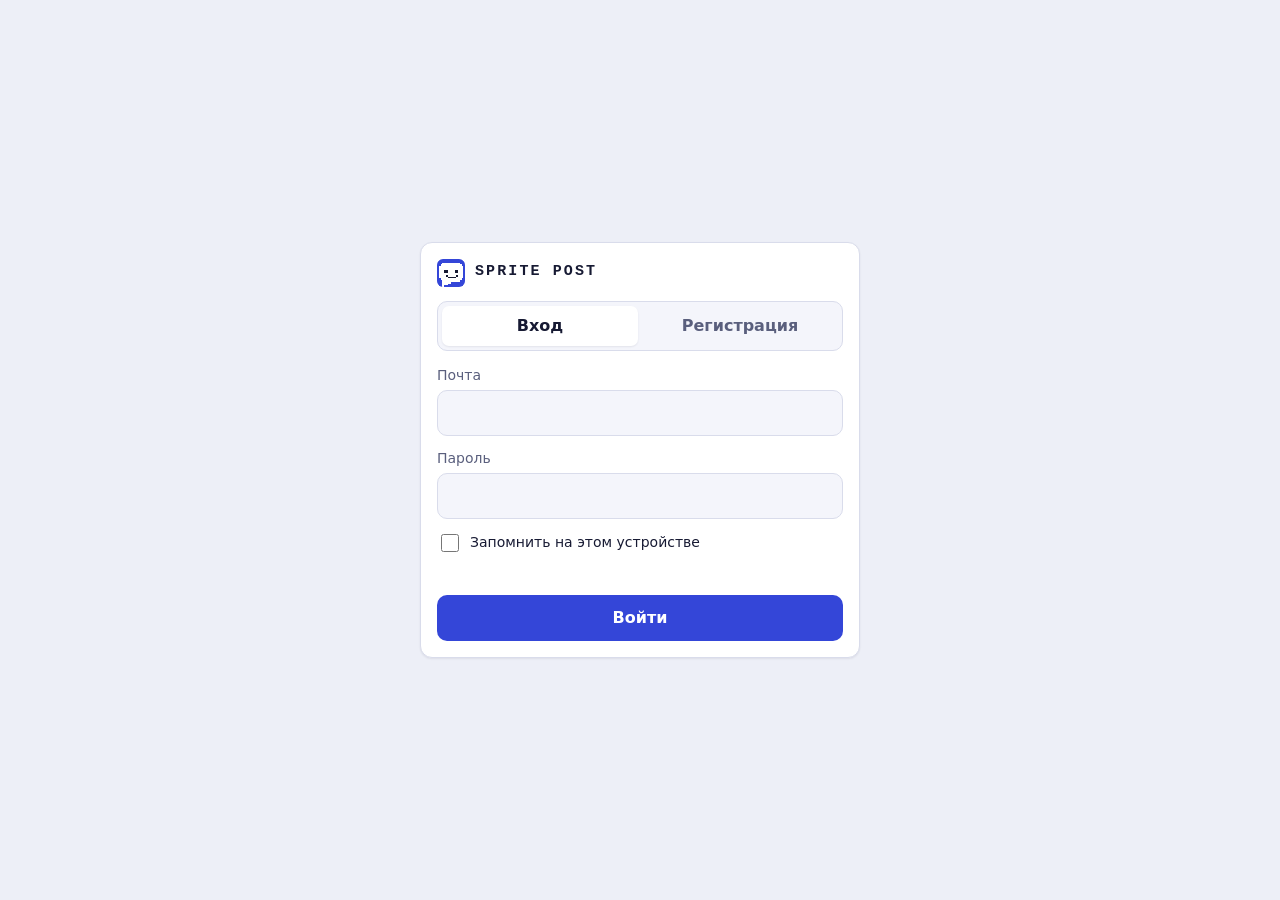
<file: index.html>
<!doctype html>
<html lang="ru">
<head>
<meta charset="utf-8">
<meta name="viewport" content="width=device-width, initial-scale=1, viewport-fit=cover">
<meta name="theme-color" content="#3446D8">
<meta name="color-scheme" content="light dark">
<title>Sprite Post</title>
<link rel="manifest" href="manifest.webmanifest">
<link rel="icon" href="icons/icon.svg" type="image/svg+xml">
<link rel="apple-touch-icon" href="icons/apple-touch-icon.png">
<meta name="apple-mobile-web-app-capable" content="yes">
<meta name="mobile-web-app-capable" content="yes">
<meta name="apple-mobile-web-app-title" content="Sprite Post">
<link rel="stylesheet" href="styles.css">
</head>
<body>

<div id="boot" class="screen"><div class="spinner" role="status" aria-label="Загрузка"></div></div>

<main id="setup" class="screen" hidden>
  <div class="card narrow">
    <h1 class="wordmark">Sprite Post</h1>
    <p id="setup-text">Сайт ещё не настроен. Откройте файл <code>config.js</code> и впишите адрес и ключ вашего проекта Supabase. Подробности в руководстве, шаг 4.</p>
  </div>
</main>

<main id="auth" class="screen" hidden>
  <div class="card narrow">
    <div class="brand"><img class="logo" src="icons/icon.svg" alt=""><h1 class="wordmark">Sprite Post</h1></div>
    <div class="tabs" role="tablist" aria-label="Вход или регистрация">
      <button type="button" role="tab" id="tab-login" aria-selected="true">Вход</button>
      <button type="button" role="tab" id="tab-register" aria-selected="false">Регистрация</button>
    </div>

    <form id="form-login" class="form" novalidate>
      <label>Почта<input id="login-email" type="email" autocomplete="username" inputmode="email" required></label>
      <label>Пароль<input id="login-pass" type="password" autocomplete="current-password" required></label>
      <label class="check"><input id="login-remember" type="checkbox"> Запомнить на этом устройстве</label>
      <p class="error" id="login-error" role="alert"></p>
      <button class="btn primary" type="submit">Войти</button>
    </form>

    <form id="form-register" class="form" hidden novalidate>
      <label>Имя<input id="reg-name" type="text" maxlength="40" autocomplete="nickname" required></label>
      <label>Почта<input id="reg-email" type="email" autocomplete="email" inputmode="email" required></label>
      <fieldset class="roles">
        <legend>Кто вы в проекте</legend>
        <label class="role-opt"><input type="radio" name="reg-role" value="developer"><span><b>Разработчик</b><small>Управляет релизами и участниками</small></span></label>
        <label class="role-opt"><input type="radio" name="reg-role" value="artist" checked><span><b>Художник</b><small>Загружает спрайты, скачивает релизы</small></span></label>
      </fieldset>
      <label>Кодовое слово<input id="reg-invite" type="text" autocomplete="off" autocapitalize="off" required></label>
      <label>Пароль, от 8 символов<input id="reg-pass" type="password" autocomplete="new-password" required></label>
      <label>Повторите пароль<input id="reg-pass2" type="password" autocomplete="new-password" required></label>
      <p class="hint">Пароль задаётся один раз. Сменить его можно только после входа по текущему паролю. Восстановить забытый пароль нельзя.</p>
      <p class="error" id="reg-error" role="alert"></p>
      <button class="btn primary" type="submit">Создать аккаунт</button>
    </form>
  </div>
</main>

<main id="pending" class="screen" hidden>
  <div class="card narrow">
    <h1 class="wordmark">Ждём подтверждения</h1>
    <p>Аккаунт создан. Разработчик должен подтвердить его в приложении. Страница обновится сама, как только это произойдёт.</p>
    <div class="row">
      <button class="btn" id="pending-refresh" type="button">Проверить сейчас</button>
      <button class="btn ghost" id="pending-logout" type="button">Выйти</button>
    </div>
  </div>
</main>

<div id="welcome" hidden aria-live="polite">
  <p>Добро пожаловать, <span class="role" id="welcome-role"></span></p>
</div>

<div id="app" hidden>
  <header class="top">
    <div class="brand"><img class="logo" src="icons/icon.svg" alt=""><span class="wordmark">Sprite Post</span></div>
    <label class="search"><span class="sr">Поиск</span><input id="q" type="search" placeholder="Поиск по чату, файлам и релизам" autocomplete="off" enterkeyhint="search"></label>
    <div class="who"><span id="who-name"></span><span id="who-role" class="chip"></span></div>
  </header>

  <nav class="nav" aria-label="Разделы">
    <button type="button" data-panel="chat" aria-current="page">
      <svg viewBox="0 0 24 24" aria-hidden="true"><path d="M21 12a8 8 0 0 1-11.6 7.1L4 20l1-4.2A8 8 0 1 1 21 12z"/></svg>
      <span>Чат</span><i class="dot" id="badge-chat" hidden></i>
    </button>
    <button type="button" data-panel="files">
      <svg viewBox="0 0 24 24" aria-hidden="true"><rect x="3" y="4" width="18" height="16" rx="2"/><circle cx="9" cy="10" r="1.6"/><path d="M21 16l-5-5-8 9"/></svg>
      <span>Файлы</span><i class="dot" id="badge-files" hidden></i>
    </button>
    <button type="button" data-panel="releases">
      <svg viewBox="0 0 24 24" aria-hidden="true"><path d="M20.6 13.4l-7.2 7.2a2 2 0 0 1-2.8 0L3 13V3h10l7.6 7.6a2 2 0 0 1 0 2.8z"/><circle cx="7.5" cy="7.5" r="1.2"/></svg>
      <span>Релизы</span><i class="dot" id="badge-releases" hidden></i>
    </button>
    <button type="button" data-panel="more">
      <svg viewBox="0 0 24 24" aria-hidden="true"><circle cx="12" cy="8" r="4"/><path d="M4 21a8 8 0 0 1 16 0"/></svg>
      <span>Ещё</span><i class="dot" id="badge-more" hidden></i>
    </button>
  </nav>

  <div class="panels">
    <section id="panel-chat" class="panel chat" data-panel="chat">
      <div id="notif-banner" class="banner" hidden>
        <span>Включить уведомления о новых сообщениях?</span>
        <span class="row"><button id="notif-enable" class="btn small primary" type="button">Включить</button><button id="notif-dismiss" class="btn small ghost" type="button">Не сейчас</button></span>
      </div>
      <div id="feed" class="feed" aria-live="polite"></div>
      <form id="composer" class="composer">
        <div id="replybar" class="replybar" hidden><span id="reply-text"></span><button type="button" id="reply-cancel" class="link">Отменить</button></div>
        <div id="chips" class="chips" hidden></div>
        <div class="composer-row">
          <button type="button" id="attach-btn" class="icon-btn" aria-label="Прикрепить файл">
            <svg viewBox="0 0 24 24" aria-hidden="true"><path d="M21 11.5L12.5 20a5 5 0 0 1-7-7l9-9a3.5 3.5 0 0 1 5 5l-9 9a2 2 0 0 1-3-3l8-8"/></svg>
          </button>
          <input id="attach-input" type="file" multiple hidden>
          <textarea id="msg-input" rows="1" placeholder="Сообщение" maxlength="2000" enterkeyhint="send"></textarea>
          <button class="btn primary" id="send-btn" type="submit">Отправить</button>
        </div>
      </form>
    </section>

    <section id="panel-files" class="panel" data-panel="files" hidden>
      <div class="panel-head">
        <h2>Файлы</h2>
        <div class="meter" id="meter"><div class="bar"><i id="meter-fill"></i></div><span id="meter-text"></span></div>
      </div>
      <div id="dropzone" class="dropzone">
        <p>Перетащите файлы сюда или выберите на устройстве</p>
        <input id="pick-note" type="text" placeholder="Подпись к файлам (необязательно)" maxlength="140" autocomplete="off">
        <button id="pick-btn" class="btn primary" type="button">Выбрать файлы</button>
        <input id="pick-input" type="file" multiple hidden>
        <p id="upload-status" class="hint" role="status"></p>
      </div>
      <div id="files-empty" class="empty" hidden></div>
      <div id="files-grid" class="grid"></div>
    </section>

    <section id="panel-releases" class="panel" data-panel="releases" hidden>
      <div class="panel-head"><h2>Релизы</h2><span id="sync-status" class="hint"></span></div>
      <div id="dev-tools" class="card inline" hidden>
        <label>Репозиторий игры на GitHub
          <span class="row"><input id="repo-input" type="text" placeholder="автор/игра" autocomplete="off" autocapitalize="off"><button class="btn" id="repo-save" type="button">Сохранить</button></span>
        </label>
        <div class="row"><button class="btn ghost" id="sync-now" type="button">Проверить сейчас</button></div>
      </div>
      <div id="rel-empty" class="empty" hidden></div>
      <div id="rel-list" class="stack"></div>
    </section>

    <section id="panel-more" class="panel" data-panel="more" hidden>
      <h2>Аккаунт</h2>
      <div class="card inline">
        <div id="acct" class="acct"></div>
        <div class="row"><button id="logout" class="btn ghost" type="button">Выйти</button></div>
      </div>

      <h2>Уведомления</h2>
      <div class="card inline">
        <p id="notif-state" class="hint"></p>
        <div class="row"><button id="notif-toggle" class="btn" type="button">Включить уведомления</button></div>
      </div>

      <h2>Сменить пароль</h2>
      <form id="form-pass" class="card inline form" novalidate>
        <label>Текущий пароль<input id="pw-cur" type="password" autocomplete="current-password"></label>
        <label>Новый пароль, от 8 символов<input id="pw-new" type="password" autocomplete="new-password"></label>
        <label>Повторите новый пароль<input id="pw-new2" type="password" autocomplete="new-password"></label>
        <p class="error" id="pw-error" role="alert"></p>
        <button class="btn" type="submit">Сменить пароль</button>
      </form>

      <div id="dev-more" hidden>
        <h2>Участники</h2>
        <div id="members" class="stack"></div>
        <h2>Кодовое слово для регистрации</h2>
        <form id="form-invite" class="card inline form" novalidate>
          <label>Новое кодовое слово<input id="invite-input" type="text" autocomplete="off" autocapitalize="off" minlength="4"></label>
          <p id="invite-current" class="hint"></p>
          <p class="hint">Его нужно знать, чтобы создать аккаунт. Уже зарегистрированных участников это не затрагивает.</p>
          <button class="btn" type="submit">Сохранить слово</button>
        </form>
      </div>
    </section>
  </div>
</div>

<div id="toast" role="status" aria-live="polite" hidden></div>

<script>
(function () {
  var LOCAL = "vendor/supabase.js";
  var CDN = "https://cdn.jsdelivr.net/npm/@supabase/supabase-js@2/dist/umd/supabase.js";
  function ready() { return !!(window.supabase && window.supabase.createClient); }
  function load(src, next) {
    var s = document.createElement("script");
    s.src = src;
    s.onload = function () { if (ready()) start(); else next(); };
    s.onerror = next;
    document.head.appendChild(s);
  }
  function start() {
    var m = document.createElement("script");
    m.type = "module"; m.src = "app.js";
    document.body.appendChild(m);
  }
  function fail() {
    var boot = document.getElementById("boot");
    boot.innerHTML = "";
    var p = document.createElement("p");
    p.className = "center-text";
    p.textContent = "Не удалось загрузить библиотеку Supabase. Проверьте интернет или положите файл vendor/supabase.js рядом с сайтом (шаг 5 руководства).";
    boot.appendChild(p);
  }
  load(LOCAL, function () { load(CDN, fail); });
})();
</script>
</body>
</html>
</file>
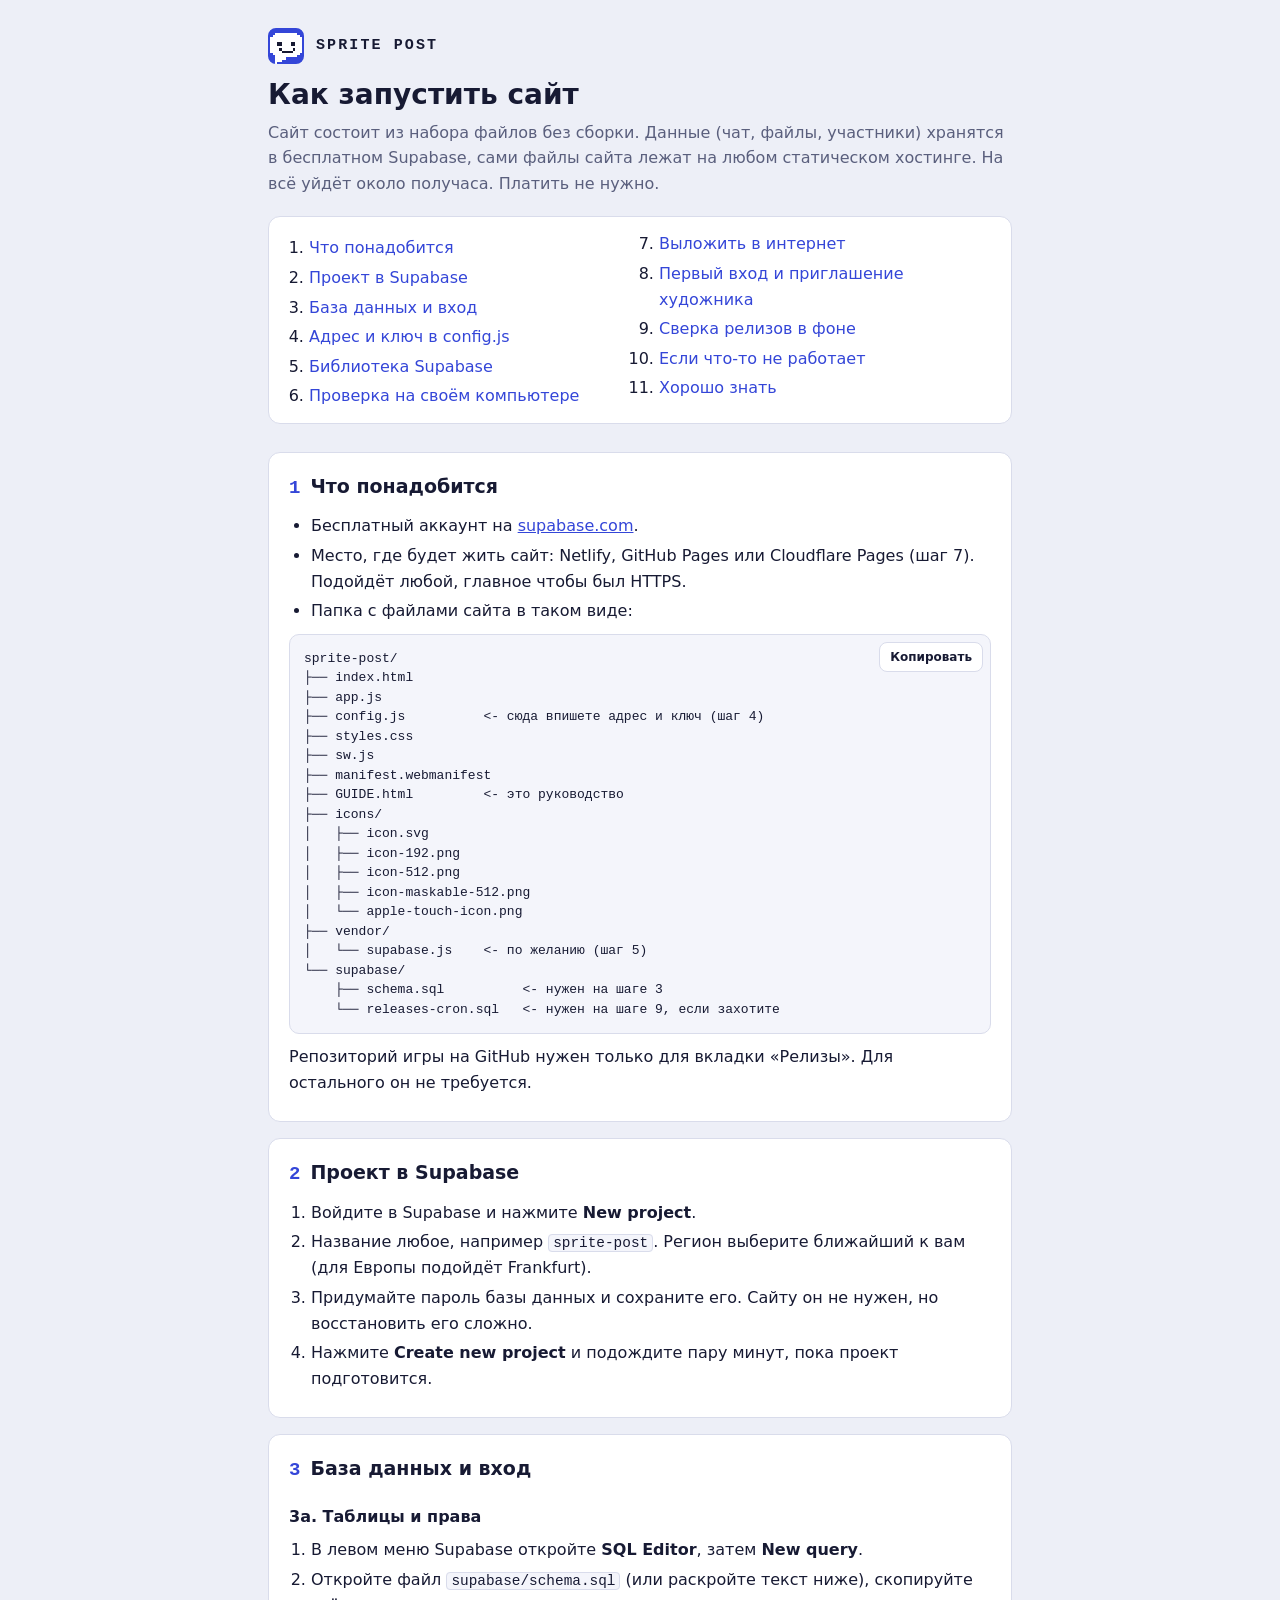
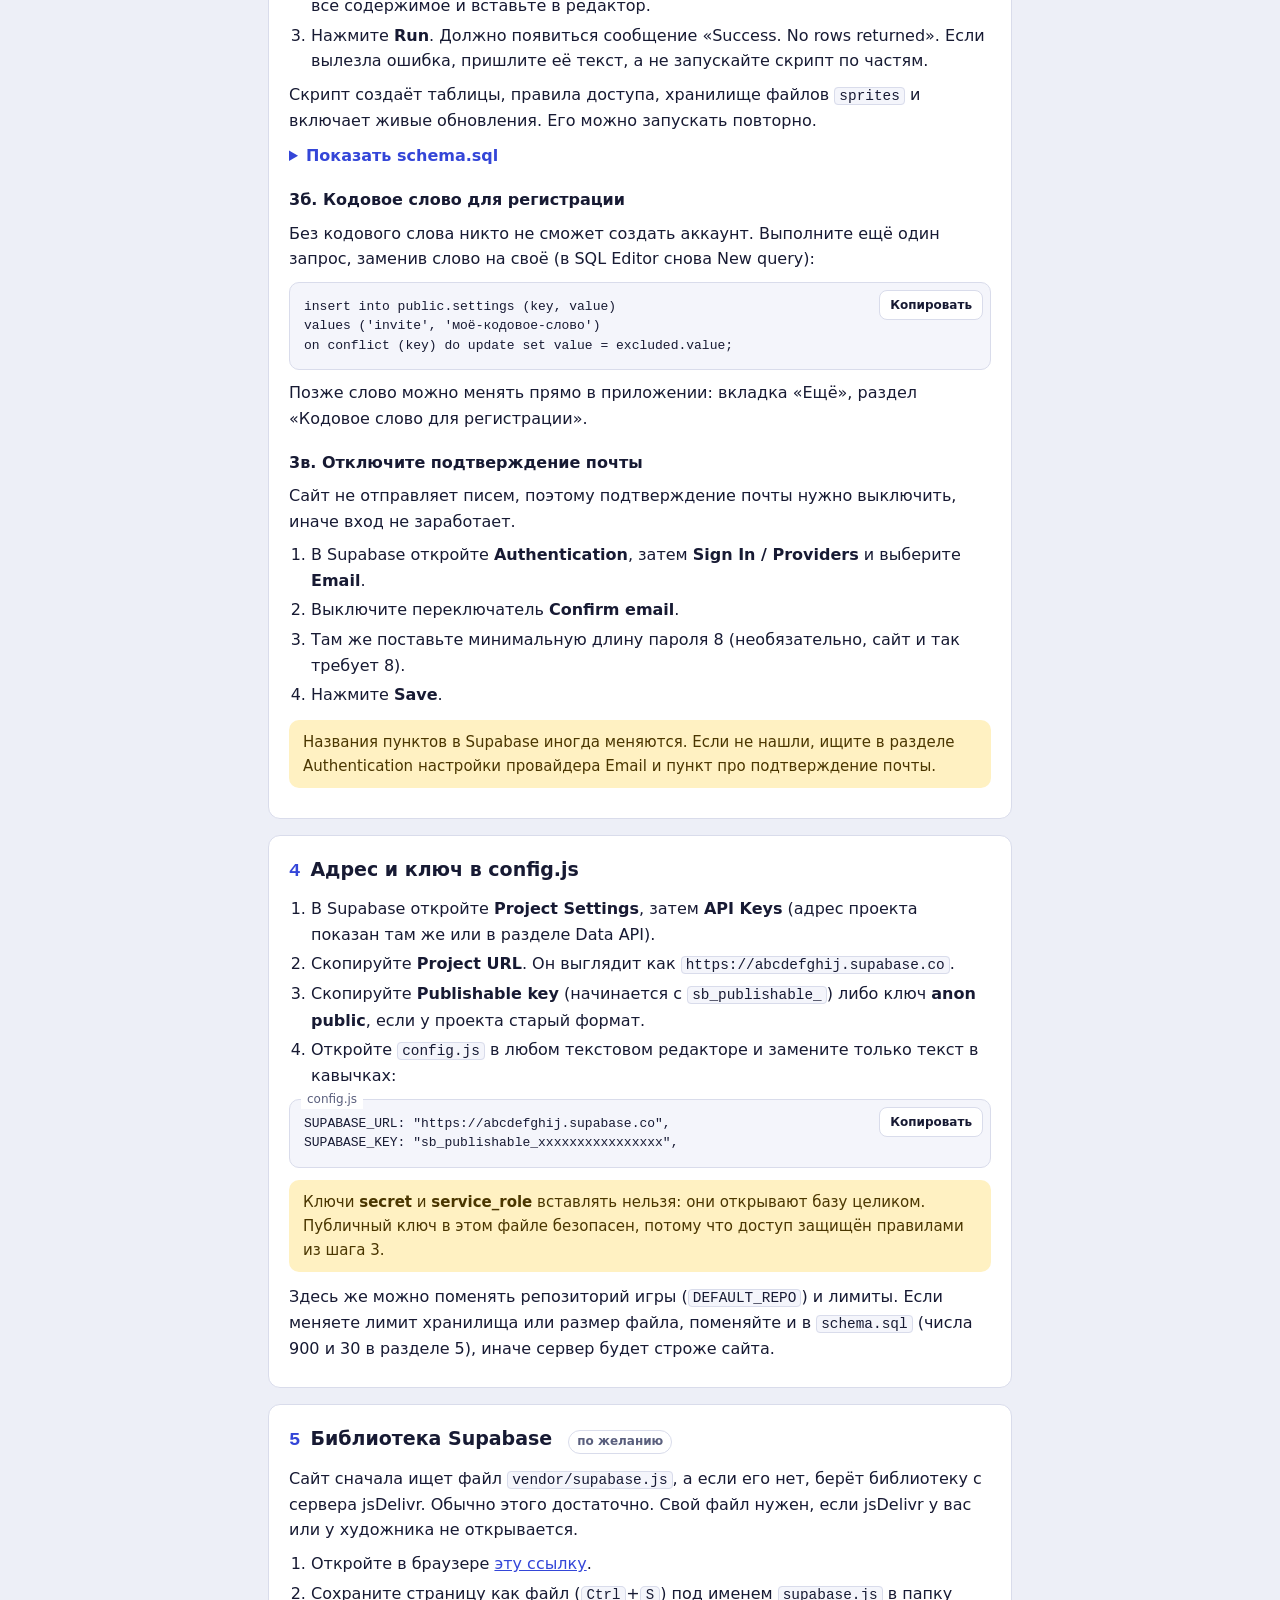
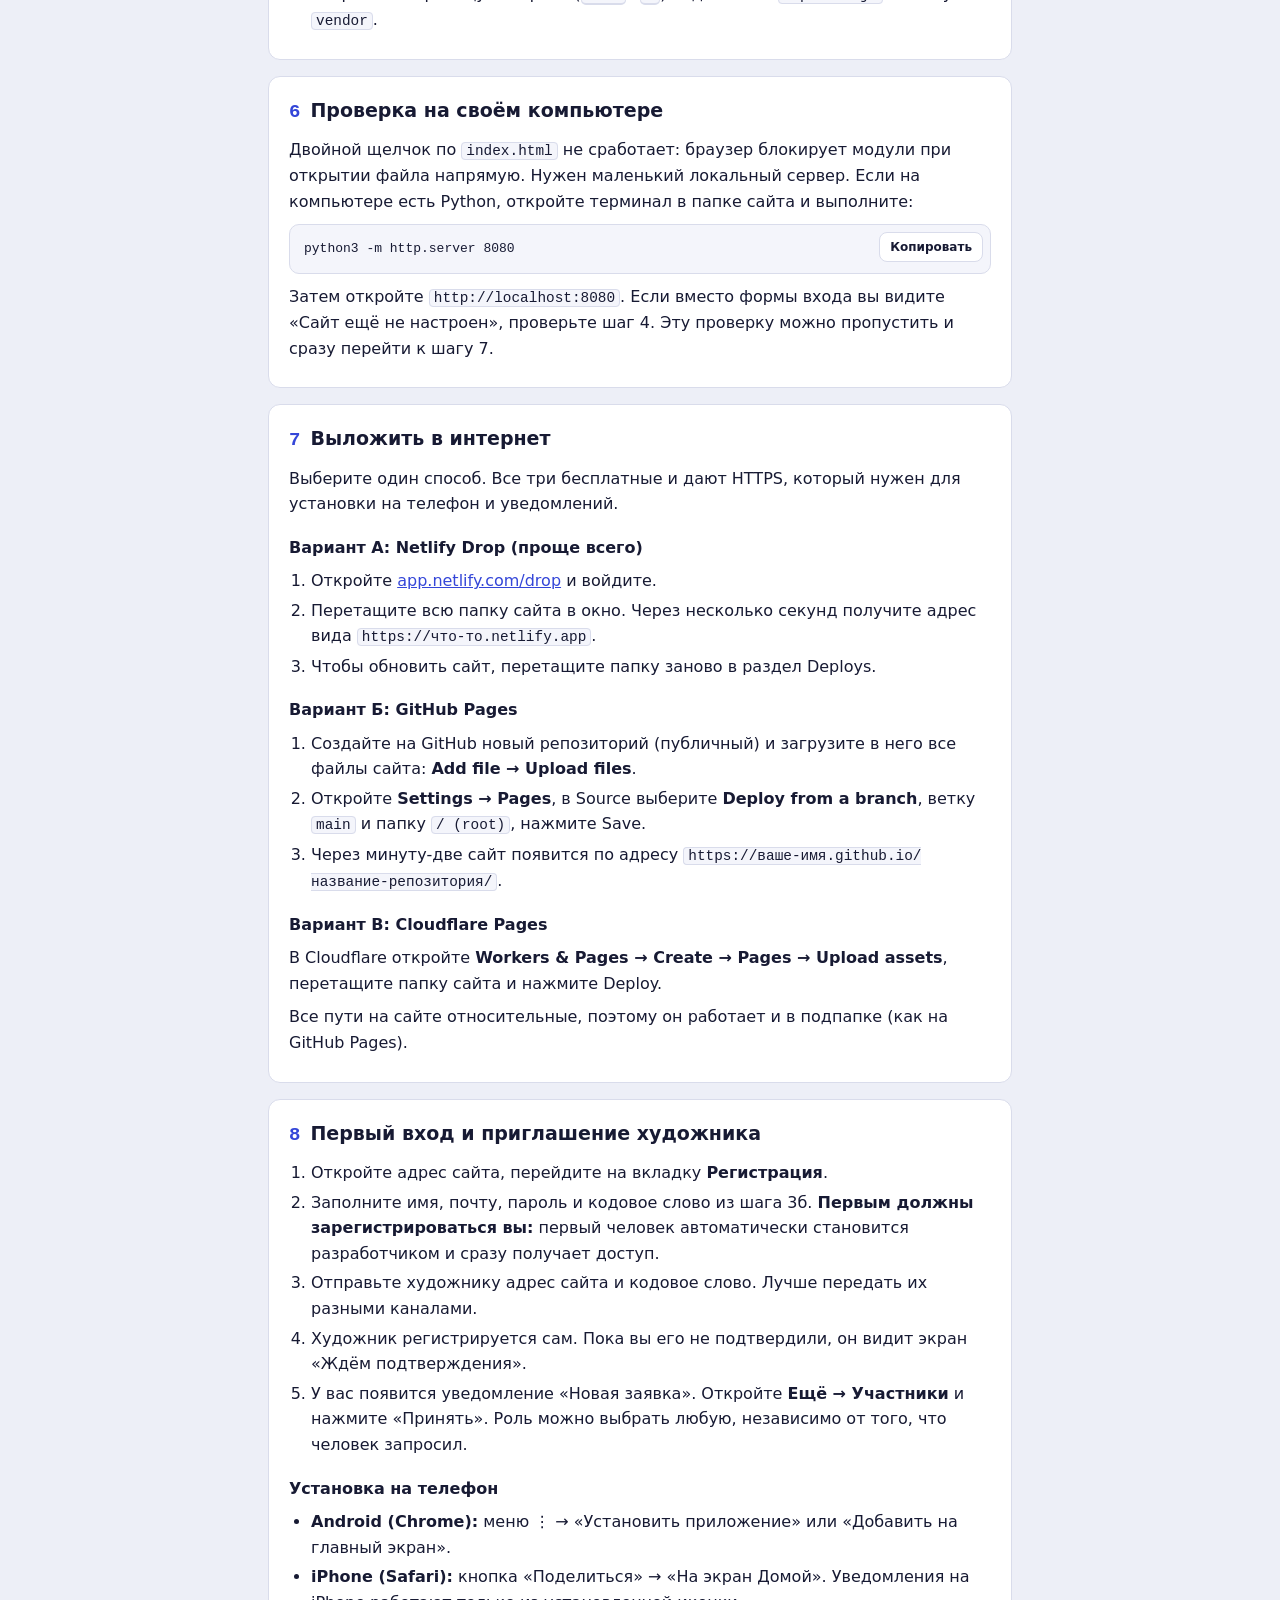
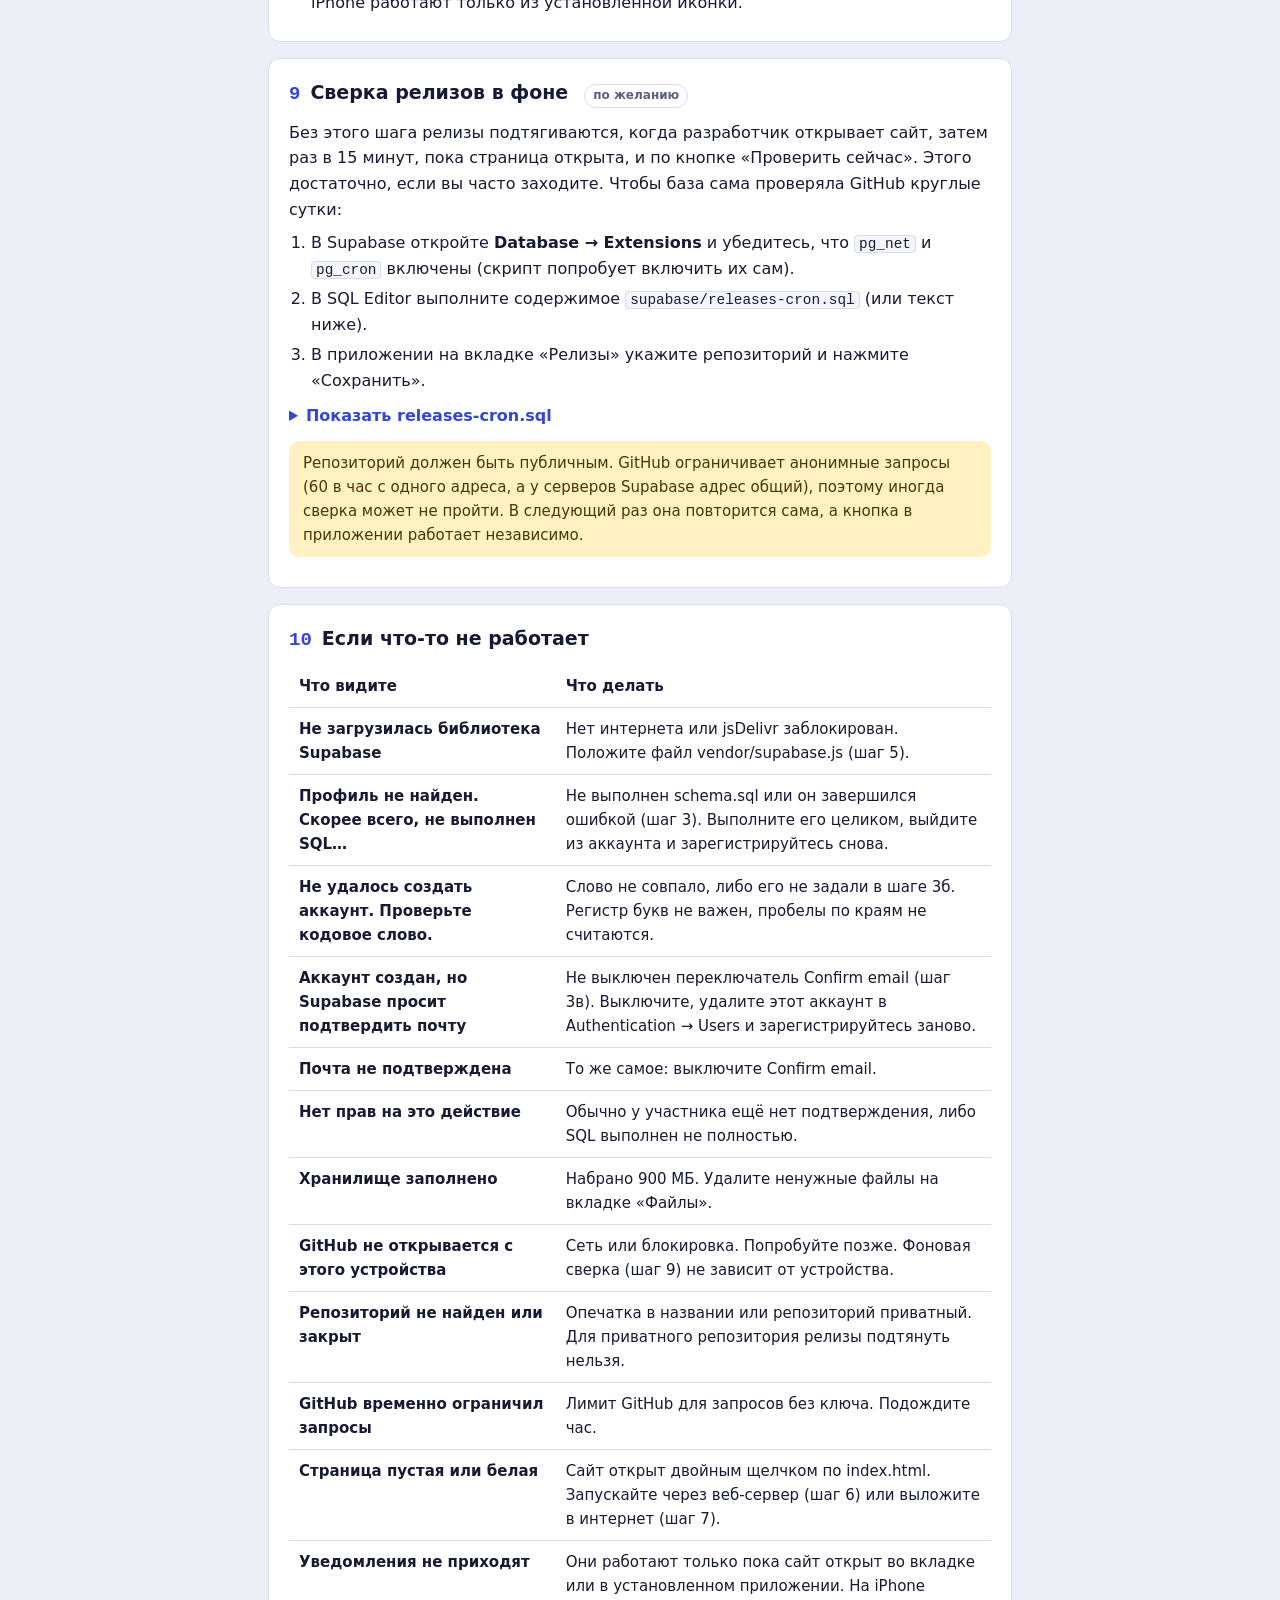
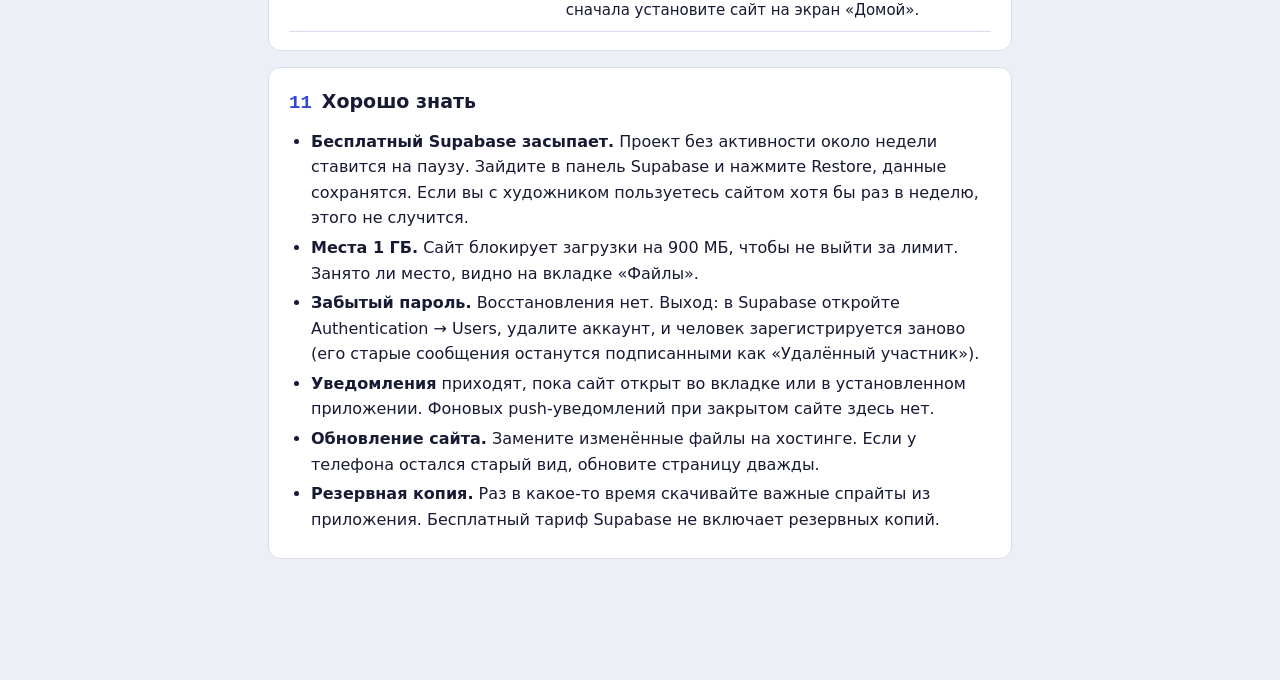
<file: GUIDE.html>
<!doctype html>
<html lang="ru">
<head>
<meta charset="utf-8">
<meta name="viewport" content="width=device-width, initial-scale=1">
<meta name="color-scheme" content="light dark">
<title>Sprite Post: руководство по запуску</title>
<link rel="icon" href="icons/icon.svg" type="image/svg+xml">
<style>
:root { --bg:#EDEFF7; --surface:#fff; --surface-2:#F4F5FB; --ink:#171A33; --muted:#5A5F7D; --line:#D9DCEB; --accent:#3446D8; --accent-ink:#fff; --warn-bg:#FFF1C2; --warn-ink:#4A3600;
  --mono: ui-monospace, SFMono-Regular, Menlo, Consolas, "Liberation Mono", monospace; --sans: system-ui, -apple-system, "Segoe UI", Roboto, "Helvetica Neue", Arial, sans-serif; }
@media (prefers-color-scheme: dark) { :root { --bg:#11131F; --surface:#1A1D2E; --surface-2:#222640; --ink:#E9EBFA; --muted:#9AA0C4; --line:#2D3250; --accent:#8C9AFF; --accent-ink:#10132A; --warn-bg:#3A3414; --warn-ink:#F6E7A8; } }
* { box-sizing: border-box; }
body { margin:0; background:var(--bg); color:var(--ink); font:16px/1.6 var(--sans); -webkit-text-size-adjust:100%; }
.wrap { max-width: 780px; margin: 0 auto; padding: max(20px, env(safe-area-inset-top)) 18px 80px; }
header { display:flex; align-items:center; gap:12px; margin: 8px 0 6px; }
header img { width:36px; height:36px; image-rendering:pixelated; border-radius:8px; }
.wordmark { font-family:var(--mono); font-weight:700; letter-spacing:.14em; text-transform:uppercase; font-size:15px; }
h1 { font-size: 28px; line-height:1.2; margin: 14px 0 8px; }
.lead { color:var(--muted); margin:0 0 20px; }
nav.toc { background:var(--surface); border:1px solid var(--line); border-radius:12px; padding:14px 18px; margin: 0 0 28px; }
nav.toc ol { margin:0; padding-left: 22px; columns: 2 260px; }
nav.toc a { color:var(--accent); text-decoration:none; }
nav.toc a:hover { text-decoration:underline; }
section { background:var(--surface); border:1px solid var(--line); border-radius:12px; padding: 18px 20px; margin: 0 0 16px; scroll-margin-top: 12px; }
section h2 { font-size:19px; margin:0 0 10px; display:flex; gap:10px; align-items:baseline; }
section h2 .n { font-family:var(--mono); color:var(--accent); }
h3 { font-size:16px; margin: 18px 0 6px; }
p { margin: 8px 0; }
ul, ol { margin: 8px 0; padding-left: 22px; }
li { margin: 4px 0; }
a { color: var(--accent); }
code { font-family:var(--mono); font-size:.9em; background:var(--surface-2); border:1px solid var(--line); border-radius:4px; padding:0 4px; }
.code { position:relative; margin: 10px 0; }
.code pre { margin:0; background:var(--surface-2); border:1px solid var(--line); border-radius:10px; padding: 14px; overflow-x:auto; font-size:13px; line-height:1.5; max-height: 420px; }
.code pre code { background:none; border:0; padding:0; font-size:inherit; }
.code .cap { position:absolute; left:12px; top:-9px; background:var(--surface); padding:0 6px; font-size:12px; color:var(--muted); }
.copy { position:absolute; right:8px; top:8px; font: 600 12px var(--sans); border:1px solid var(--line); background:var(--surface); color:var(--ink); border-radius:8px; padding:6px 10px; cursor:pointer; min-height:30px; }
.copy:hover { background:var(--surface-2); }
details.sqlbox { margin: 10px 0; }
details summary { cursor:pointer; font-weight:600; color:var(--accent); }
.note { background:var(--warn-bg); color:var(--warn-ink); border-radius:10px; padding:10px 14px; margin: 12px 0; font-size:15px; }
.opt { font-size:12px; font-weight:600; color:var(--muted); border:1px solid var(--line); border-radius:999px; padding:1px 8px; margin-left:6px; white-space:nowrap; }
table { width:100%; border-collapse:collapse; font-size:15px; }
th, td { text-align:left; vertical-align:top; padding:9px 10px; border-bottom:1px solid var(--line); }
td:first-child { width: 38%; font-weight:600; }
.scroll { overflow-x:auto; }
kbd { font-family:var(--mono); font-size:.88em; border:1px solid var(--line); border-bottom-width:2px; border-radius:5px; padding:0 5px; background:var(--surface-2); }
</style>
</head>
<body>
<div class="wrap">
<header><img src="icons/icon.svg" alt=""><span class="wordmark">Sprite Post</span></header>
<h1>Как запустить сайт</h1>
<p class="lead">Сайт состоит из набора файлов без сборки. Данные (чат, файлы, участники) хранятся в бесплатном Supabase, сами файлы сайта лежат на любом статическом хостинге. На всё уйдёт около получаса. Платить не нужно.</p>

<nav class="toc" aria-label="Содержание"><ol>
<li><a href="#s1">Что понадобится</a></li>
<li><a href="#s2">Проект в Supabase</a></li>
<li><a href="#s3">База данных и вход</a></li>
<li><a href="#s4">Адрес и ключ в config.js</a></li>
<li><a href="#s5">Библиотека Supabase</a></li>
<li><a href="#s6">Проверка на своём компьютере</a></li>
<li><a href="#s7">Выложить в интернет</a></li>
<li><a href="#s8">Первый вход и приглашение художника</a></li>
<li><a href="#s9">Сверка релизов в фоне</a></li>
<li><a href="#s10">Если что-то не работает</a></li>
<li><a href="#s11">Хорошо знать</a></li>
</ol></nav>

<section id="s1"><h2><span class="n">1</span>Что понадобится</h2>
<ul>
<li>Бесплатный аккаунт на <a href="https://supabase.com" target="_blank" rel="noopener">supabase.com</a>.</li>
<li>Место, где будет жить сайт: Netlify, GitHub Pages или Cloudflare Pages (шаг 7). Подойдёт любой, главное чтобы был HTTPS.</li>
<li>Папка с файлами сайта в таком виде:</li>
</ul>
<div class="code"><button type="button" class="copy">Копировать</button><pre><code>sprite-post/
├── index.html
├── app.js
├── config.js          &lt;- сюда впишете адрес и ключ (шаг 4)
├── styles.css
├── sw.js
├── manifest.webmanifest
├── GUIDE.html         &lt;- это руководство
├── icons/
│   ├── icon.svg
│   ├── icon-192.png
│   ├── icon-512.png
│   ├── icon-maskable-512.png
│   └── apple-touch-icon.png
├── vendor/
│   └── supabase.js    &lt;- по желанию (шаг 5)
└── supabase/
    ├── schema.sql          &lt;- нужен на шаге 3
    └── releases-cron.sql   &lt;- нужен на шаге 9, если захотите</code></pre></div>
<p>Репозиторий игры на GitHub нужен только для вкладки «Релизы». Для остального он не требуется.</p>
</section>

<section id="s2"><h2><span class="n">2</span>Проект в Supabase</h2>
<ol>
<li>Войдите в Supabase и нажмите <b>New project</b>.</li>
<li>Название любое, например <code>sprite-post</code>. Регион выберите ближайший к вам (для Европы подойдёт Frankfurt).</li>
<li>Придумайте пароль базы данных и сохраните его. Сайту он не нужен, но восстановить его сложно.</li>
<li>Нажмите <b>Create new project</b> и подождите пару минут, пока проект подготовится.</li>
</ol>
</section>

<section id="s3"><h2><span class="n">3</span>База данных и вход</h2>
<h3>3а. Таблицы и права</h3>
<ol>
<li>В левом меню Supabase откройте <b>SQL Editor</b>, затем <b>New query</b>.</li>
<li>Откройте файл <code>supabase/schema.sql</code> (или раскройте текст ниже), скопируйте всё содержимое и вставьте в редактор.</li>
<li>Нажмите <b>Run</b>. Должно появиться сообщение «Success. No rows returned». Если вылезла ошибка, пришлите её текст, а не запускайте скрипт по частям.</li>
</ol>
<p>Скрипт создаёт таблицы, правила доступа, хранилище файлов <code>sprites</code> и включает живые обновления. Его можно запускать повторно.</p>
<details class="sqlbox"><summary>Показать schema.sql</summary><div class="code"><button type="button" class="copy">Копировать</button><pre><code>-- Sprite Post: база данных. Выполняется один раз в Supabase: SQL Editor -&gt; New query -&gt; Run.
-- Скрипт можно запускать повторно, ничего не сломается.

-- ============ 1. Таблицы ============

create table if not exists public.profiles (
  id             uuid primary key references auth.users(id) on delete cascade,
  name           text not null check (char_length(name) between 1 and 40),
  role           text check (role in (&#x27;developer&#x27;, &#x27;artist&#x27;)),
  requested_role text not null default &#x27;artist&#x27; check (requested_role in (&#x27;developer&#x27;, &#x27;artist&#x27;)),
  approved       boolean not null default false,
  created_at     timestamptz not null default now()
);

create table if not exists public.files (
  id          uuid primary key default gen_random_uuid(),
  uploader    uuid default auth.uid() references public.profiles(id) on delete set null,
  name        text not null check (char_length(name) between 1 and 120),
  mime        text,
  size        bigint not null check (size &gt; 0),
  path        text not null unique,
  note        text check (note is null or char_length(note) &lt;= 140),
  via_message boolean not null default false,
  created_at  timestamptz not null default now()
);

create table if not exists public.messages (
  id         uuid primary key default gen_random_uuid(),
  author     uuid default auth.uid() references public.profiles(id) on delete set null,
  body       text check (body is null or char_length(body) &lt;= 2000),
  file_ids   uuid[],
  reply_to   uuid,   -- без внешнего ключа: после удаления оригинала в чате видно «сообщение удалено»
  reply_file uuid,
  created_at timestamptz not null default now(),
  check (body is not null or coalesce(array_length(file_ids, 1), 0) &gt; 0),
  check (coalesce(array_length(file_ids, 1), 0) &lt;= 20)
);
create index if not exists messages_created_idx on public.messages (created_at desc);
create index if not exists files_created_idx on public.files (created_at desc);

create table if not exists public.releases (
  gh_id        bigint primary key,
  tag          text not null default &#x27;&#x27;,
  name         text not null default &#x27;&#x27;,
  body         text not null default &#x27;&#x27;,
  prerelease   boolean not null default false,
  html_url     text not null default &#x27;&#x27;,
  published_at timestamptz,
  assets       jsonb not null default &#x27;[]&#x27;::jsonb,
  shared       boolean not null default false,
  synced_at    timestamptz
);

create table if not exists public.settings (
  key   text primary key,
  value text
);

-- ============ 2. Помощники для проверки прав ============

create or replace function public.sp_is_approved() returns boolean
language sql stable security definer set search_path = public as $$
  select exists (select 1 from public.profiles where id = auth.uid() and approved);
$$;

create or replace function public.sp_is_dev() returns boolean
language sql stable security definer set search_path = public as $$
  select exists (select 1 from public.profiles where id = auth.uid() and approved and role = &#x27;developer&#x27;);
$$;

-- ============ 3. Регистрация: кодовое слово и первый разработчик ============

create or replace function public.sp_handle_new_user() returns trigger
language plpgsql security definer set search_path = public as $$
declare
  meta  jsonb := coalesce(new.raw_user_meta_data, &#x27;{}&#x27;::jsonb);
  inv   text;
  given text;
  want  text;
  nm    text;
begin
  select value into inv from public.settings where key = &#x27;invite&#x27;;
  given := lower(trim(coalesce(meta-&gt;&gt;&#x27;invite&#x27;, &#x27;&#x27;)));
  if inv is null or given = &#x27;&#x27; or given &lt;&gt; lower(trim(inv)) then
    raise exception &#x27;invalid_invite&#x27;;
  end if;

  want := case when meta-&gt;&gt;&#x27;role&#x27; = &#x27;developer&#x27; then &#x27;developer&#x27; else &#x27;artist&#x27; end;
  nm := left(coalesce(nullif(trim(meta-&gt;&gt;&#x27;name&#x27;), &#x27;&#x27;), &#x27;Участник&#x27;), 40);

  if not exists (select 1 from public.profiles where role = &#x27;developer&#x27; and approved) then
    -- Первый зарегистрированный становится разработчиком сразу.
    insert into public.profiles (id, name, role, requested_role, approved)
    values (new.id, nm, &#x27;developer&#x27;, &#x27;developer&#x27;, true);
  else
    insert into public.profiles (id, name, role, requested_role, approved)
    values (new.id, nm, null, want, false);
  end if;
  return new;
end;
$$;

drop trigger if exists sp_on_auth_user_created on auth.users;
create trigger sp_on_auth_user_created
  after insert on auth.users
  for each row execute function public.sp_handle_new_user();

-- ============ 4. Управление участниками (вызывается из приложения) ============

create or replace function public.set_member(target uuid, do_approve boolean, new_role text default null)
returns void language plpgsql security definer set search_path = public as $$
begin
  if not public.sp_is_dev() then raise exception &#x27;forbidden&#x27;; end if;
  if target = auth.uid() then raise exception &#x27;Нельзя менять собственную роль и доступ&#x27;; end if;
  if do_approve then
    update public.profiles set approved = true, role = coalesce(new_role, requested_role) where id = target;
  else
    update public.profiles set approved = false, requested_role = coalesce(role, requested_role), role = null where id = target;
  end if;
end;
$$;

create or replace function public.remove_member(target uuid)
returns void language plpgsql security definer set search_path = public as $$
begin
  if not public.sp_is_dev() then raise exception &#x27;forbidden&#x27;; end if;
  if target = auth.uid() then raise exception &#x27;Нельзя удалить самого себя&#x27;; end if;
  delete from auth.users where id = target;
end;
$$;

revoke all on function public.set_member(uuid, boolean, text) from public, anon;
revoke all on function public.remove_member(uuid) from public, anon;
grant execute on function public.set_member(uuid, boolean, text) to authenticated;
grant execute on function public.remove_member(uuid) to authenticated;
grant execute on function public.sp_is_approved() to authenticated;
grant execute on function public.sp_is_dev() to authenticated;

-- ============ 5. Правила для файлов: размер и общий лимит ============
-- Если меняете лимиты, меняйте и в config.js (STORAGE_LIMIT_MB, MAX_FILE_MB).

create or replace function public.sp_check_file() returns trigger
language plpgsql security definer set search_path = public as $$
begin
  if new.size &gt; 30 * 1048576 then
    raise exception &#x27;Файл больше 30 МБ&#x27;;
  end if;
  if split_part(new.path, &#x27;/&#x27;, 1) &lt;&gt; new.uploader::text then
    raise exception &#x27;Неверный путь файла&#x27;;
  end if;
  if (select coalesce(sum(size), 0) from public.files) + new.size &gt; 900::bigint * 1048576 then
    raise exception &#x27;storage_quota&#x27;;
  end if;
  return new;
end;
$$;

drop trigger if exists sp_files_check on public.files;
create trigger sp_files_check before insert on public.files
  for each row execute function public.sp_check_file();

-- ============ 6. Права доступа к таблицам (RLS) ============

alter table public.profiles enable row level security;
alter table public.files    enable row level security;
alter table public.messages enable row level security;
alter table public.releases enable row level security;
alter table public.settings enable row level security;

revoke all on public.profiles, public.files, public.messages, public.releases, public.settings from anon;
grant usage on schema public to authenticated;
grant select on public.profiles to authenticated;
grant select, insert, delete on public.files, public.messages to authenticated;
grant select, insert, update, delete on public.releases, public.settings to authenticated;

-- profiles: свою строку видит каждый, остальных видят подтверждённые (неподтверждённых только разработчик)
drop policy if exists sp_profiles_select on public.profiles;
create policy sp_profiles_select on public.profiles for select to authenticated
  using (id = auth.uid() or (public.sp_is_approved() and (approved or public.sp_is_dev())));

-- messages
drop policy if exists sp_messages_select on public.messages;
create policy sp_messages_select on public.messages for select to authenticated
  using (public.sp_is_approved());
drop policy if exists sp_messages_insert on public.messages;
create policy sp_messages_insert on public.messages for insert to authenticated
  with check (public.sp_is_approved() and author = auth.uid());
drop policy if exists sp_messages_delete on public.messages;
create policy sp_messages_delete on public.messages for delete to authenticated
  using (public.sp_is_approved() and (author = auth.uid() or public.sp_is_dev()));

-- files
drop policy if exists sp_files_select on public.files;
create policy sp_files_select on public.files for select to authenticated
  using (public.sp_is_approved());
drop policy if exists sp_files_insert on public.files;
create policy sp_files_insert on public.files for insert to authenticated
  with check (public.sp_is_approved() and uploader = auth.uid());
drop policy if exists sp_files_delete on public.files;
create policy sp_files_delete on public.files for delete to authenticated
  using (public.sp_is_approved() and (uploader = auth.uid() or public.sp_is_dev()));

-- releases: разработчик видит всё, художник только открытые
drop policy if exists sp_releases_select on public.releases;
create policy sp_releases_select on public.releases for select to authenticated
  using (public.sp_is_dev() or (public.sp_is_approved() and shared));
drop policy if exists sp_releases_insert on public.releases;
create policy sp_releases_insert on public.releases for insert to authenticated
  with check (public.sp_is_dev());
drop policy if exists sp_releases_update on public.releases;
create policy sp_releases_update on public.releases for update to authenticated
  using (public.sp_is_dev()) with check (public.sp_is_dev());
drop policy if exists sp_releases_delete on public.releases;
create policy sp_releases_delete on public.releases for delete to authenticated
  using (public.sp_is_dev());

-- settings: кодовое слово видит только разработчик
drop policy if exists sp_settings_select on public.settings;
create policy sp_settings_select on public.settings for select to authenticated
  using (public.sp_is_approved() and (key &lt;&gt; &#x27;invite&#x27; or public.sp_is_dev()));
drop policy if exists sp_settings_insert on public.settings;
create policy sp_settings_insert on public.settings for insert to authenticated
  with check (public.sp_is_dev());
drop policy if exists sp_settings_update on public.settings;
create policy sp_settings_update on public.settings for update to authenticated
  using (public.sp_is_dev()) with check (public.sp_is_dev());
drop policy if exists sp_settings_delete on public.settings;
create policy sp_settings_delete on public.settings for delete to authenticated
  using (public.sp_is_dev());

-- ============ 7. Хранилище файлов ============

insert into storage.buckets (id, name, public, file_size_limit)
values (&#x27;sprites&#x27;, &#x27;sprites&#x27;, false, 31457280)
on conflict (id) do update set public = false, file_size_limit = excluded.file_size_limit;

drop policy if exists sp_storage_select on storage.objects;
create policy sp_storage_select on storage.objects for select to authenticated
  using (bucket_id = &#x27;sprites&#x27; and public.sp_is_approved());

drop policy if exists sp_storage_insert on storage.objects;
create policy sp_storage_insert on storage.objects for insert to authenticated
  with check (bucket_id = &#x27;sprites&#x27; and public.sp_is_approved()
              and (storage.foldername(name))[1] = auth.uid()::text);

drop policy if exists sp_storage_delete on storage.objects;
create policy sp_storage_delete on storage.objects for delete to authenticated
  using (bucket_id = &#x27;sprites&#x27; and public.sp_is_approved()
         and ((storage.foldername(name))[1] = auth.uid()::text or public.sp_is_dev()));

-- ============ 8. Живые обновления (Realtime) ============

do $$
declare t text;
begin
  foreach t in array array[&#x27;messages&#x27;, &#x27;files&#x27;, &#x27;releases&#x27;, &#x27;profiles&#x27;, &#x27;settings&#x27;] loop
    if not exists (select 1 from pg_publication_tables
                   where pubname = &#x27;supabase_realtime&#x27; and schemaname = &#x27;public&#x27; and tablename = t) then
      execute format(&#x27;alter publication supabase_realtime add table public.%I&#x27;, t);
    end if;
  end loop;
end;
$$;</code></pre></div></details>

<h3>3б. Кодовое слово для регистрации</h3>
<p>Без кодового слова никто не сможет создать аккаунт. Выполните ещё один запрос, заменив слово на своё (в SQL Editor снова New query):</p>
<div class="code"><button type="button" class="copy">Копировать</button><pre><code>insert into public.settings (key, value)
values (&#x27;invite&#x27;, &#x27;моё-кодовое-слово&#x27;)
on conflict (key) do update set value = excluded.value;</code></pre></div>
<p>Позже слово можно менять прямо в приложении: вкладка «Ещё», раздел «Кодовое слово для регистрации».</p>

<h3>3в. Отключите подтверждение почты</h3>
<p>Сайт не отправляет писем, поэтому подтверждение почты нужно выключить, иначе вход не заработает.</p>
<ol>
<li>В Supabase откройте <b>Authentication</b>, затем <b>Sign In / Providers</b> и выберите <b>Email</b>.</li>
<li>Выключите переключатель <b>Confirm email</b>.</li>
<li>Там же поставьте минимальную длину пароля 8 (необязательно, сайт и так требует 8).</li>
<li>Нажмите <b>Save</b>.</li>
</ol>
<div class="note">Названия пунктов в Supabase иногда меняются. Если не нашли, ищите в разделе Authentication настройки провайдера Email и пункт про подтверждение почты.</div>
</section>

<section id="s4"><h2><span class="n">4</span>Адрес и ключ в config.js</h2>
<ol>
<li>В Supabase откройте <b>Project Settings</b>, затем <b>API Keys</b> (адрес проекта показан там же или в разделе Data API).</li>
<li>Скопируйте <b>Project URL</b>. Он выглядит как <code>https://abcdefghij.supabase.co</code>.</li>
<li>Скопируйте <b>Publishable key</b> (начинается с <code>sb_publishable_</code>) либо ключ <b>anon public</b>, если у проекта старый формат.</li>
<li>Откройте <code>config.js</code> в любом текстовом редакторе и замените только текст в кавычках:</li>
</ol>
<div class="code"><span class="cap">config.js</span><button type="button" class="copy">Копировать</button><pre><code>SUPABASE_URL: &quot;https://abcdefghij.supabase.co&quot;,
SUPABASE_KEY: &quot;sb_publishable_xxxxxxxxxxxxxxxx&quot;,</code></pre></div>
<div class="note">Ключи <b>secret</b> и <b>service_role</b> вставлять нельзя: они открывают базу целиком. Публичный ключ в этом файле безопасен, потому что доступ защищён правилами из шага 3.</div>
<p>Здесь же можно поменять репозиторий игры (<code>DEFAULT_REPO</code>) и лимиты. Если меняете лимит хранилища или размер файла, поменяйте и в <code>schema.sql</code> (числа 900 и 30 в разделе 5), иначе сервер будет строже сайта.</p>
</section>

<section id="s5"><h2><span class="n">5</span>Библиотека Supabase<span class="opt">по желанию</span></h2>
<p>Сайт сначала ищет файл <code>vendor/supabase.js</code>, а если его нет, берёт библиотеку с сервера jsDelivr. Обычно этого достаточно. Свой файл нужен, если jsDelivr у вас или у художника не открывается.</p>
<ol>
<li>Откройте в браузере <a href="https://cdn.jsdelivr.net/npm/@supabase/supabase-js@2/dist/umd/supabase.js" target="_blank" rel="noopener">эту ссылку</a>.</li>
<li>Сохраните страницу как файл (<kbd>Ctrl</kbd>+<kbd>S</kbd>) под именем <code>supabase.js</code> в папку <code>vendor</code>.</li>
</ol>
</section>

<section id="s6"><h2><span class="n">6</span>Проверка на своём компьютере</h2>
<p>Двойной щелчок по <code>index.html</code> не сработает: браузер блокирует модули при открытии файла напрямую. Нужен маленький локальный сервер. Если на компьютере есть Python, откройте терминал в папке сайта и выполните:</p>
<div class="code"><button type="button" class="copy">Копировать</button><pre><code>python3 -m http.server 8080</code></pre></div>
<p>Затем откройте <code>http://localhost:8080</code>. Если вместо формы входа вы видите «Сайт ещё не настроен», проверьте шаг 4. Эту проверку можно пропустить и сразу перейти к шагу 7.</p>
</section>

<section id="s7"><h2><span class="n">7</span>Выложить в интернет</h2>
<p>Выберите один способ. Все три бесплатные и дают HTTPS, который нужен для установки на телефон и уведомлений.</p>
<h3>Вариант А: Netlify Drop (проще всего)</h3>
<ol>
<li>Откройте <a href="https://app.netlify.com/drop" target="_blank" rel="noopener">app.netlify.com/drop</a> и войдите.</li>
<li>Перетащите всю папку сайта в окно. Через несколько секунд получите адрес вида <code>https://что-то.netlify.app</code>.</li>
<li>Чтобы обновить сайт, перетащите папку заново в раздел Deploys.</li>
</ol>
<h3>Вариант Б: GitHub Pages</h3>
<ol>
<li>Создайте на GitHub новый репозиторий (публичный) и загрузите в него все файлы сайта: <b>Add file → Upload files</b>.</li>
<li>Откройте <b>Settings → Pages</b>, в Source выберите <b>Deploy from a branch</b>, ветку <code>main</code> и папку <code>/ (root)</code>, нажмите Save.</li>
<li>Через минуту-две сайт появится по адресу <code>https://ваше-имя.github.io/название-репозитория/</code>.</li>
</ol>
<h3>Вариант В: Cloudflare Pages</h3>
<p>В Cloudflare откройте <b>Workers &amp; Pages → Create → Pages → Upload assets</b>, перетащите папку сайта и нажмите Deploy.</p>
<p>Все пути на сайте относительные, поэтому он работает и в подпапке (как на GitHub Pages).</p>
</section>

<section id="s8"><h2><span class="n">8</span>Первый вход и приглашение художника</h2>
<ol>
<li>Откройте адрес сайта, перейдите на вкладку <b>Регистрация</b>.</li>
<li>Заполните имя, почту, пароль и кодовое слово из шага 3б. <b>Первым должны зарегистрироваться вы:</b> первый человек автоматически становится разработчиком и сразу получает доступ.</li>
<li>Отправьте художнику адрес сайта и кодовое слово. Лучше передать их разными каналами.</li>
<li>Художник регистрируется сам. Пока вы его не подтвердили, он видит экран «Ждём подтверждения».</li>
<li>У вас появится уведомление «Новая заявка». Откройте <b>Ещё → Участники</b> и нажмите «Принять». Роль можно выбрать любую, независимо от того, что человек запросил.</li>
</ol>
<h3>Установка на телефон</h3>
<ul>
<li><b>Android (Chrome):</b> меню ⋮ → «Установить приложение» или «Добавить на главный экран».</li>
<li><b>iPhone (Safari):</b> кнопка «Поделиться» → «На экран Домой». Уведомления на iPhone работают только из установленной иконки.</li>
</ul>
</section>

<section id="s9"><h2><span class="n">9</span>Сверка релизов в фоне<span class="opt">по желанию</span></h2>
<p>Без этого шага релизы подтягиваются, когда разработчик открывает сайт, затем раз в 15 минут, пока страница открыта, и по кнопке «Проверить сейчас». Этого достаточно, если вы часто заходите. Чтобы база сама проверяла GitHub круглые сутки:</p>
<ol>
<li>В Supabase откройте <b>Database → Extensions</b> и убедитесь, что <code>pg_net</code> и <code>pg_cron</code> включены (скрипт попробует включить их сам).</li>
<li>В SQL Editor выполните содержимое <code>supabase/releases-cron.sql</code> (или текст ниже).</li>
<li>В приложении на вкладке «Релизы» укажите репозиторий и нажмите «Сохранить».</li>
</ol>
<details class="sqlbox"><summary>Показать releases-cron.sql</summary><div class="code"><button type="button" class="copy">Копировать</button><pre><code>-- Sprite Post: автосверка релизов с GitHub прямо в базе (необязательно, шаг 9 руководства).
-- Каждые 15 минут база сама спрашивает GitHub и обновляет список релизов,
-- даже если ни одна страница не открыта. Репозиторий должен быть публичным.

create extension if not exists pg_net with schema extensions;
create extension if not exists pg_cron;

-- Шаг 1: отправить запрос к GitHub.
create or replace function public.sp_request_releases() returns void
language plpgsql security definer set search_path = public, extensions as $$
declare
  repo text;
  rid  bigint;
begin
  select coalesce((select value from public.settings where key = &#x27;repo&#x27;),
                  &#x27;OmegaSigmaDelta/Sierra-Tango-Kasper-Echo&#x27;) into repo;
  if repo !~ &#x27;^[A-Za-z0-9_.-]+/[A-Za-z0-9_.-]+$&#x27; then return; end if;

  select net.http_get(
    url := &#x27;https://api.github.com/repos/&#x27; || repo || &#x27;/releases?per_page=30&#x27;,
    headers := jsonb_build_object(&#x27;Accept&#x27;, &#x27;application/vnd.github+json&#x27;, &#x27;User-Agent&#x27;, &#x27;sprite-post&#x27;)
  ) into rid;

  insert into public.settings (key, value) values (&#x27;gh_request&#x27;, rid::text)
  on conflict (key) do update set value = excluded.value;
end;
$$;

-- Шаг 2: через пару минут забрать ответ и записать релизы.
create or replace function public.sp_apply_releases() returns void
language plpgsql security definer set search_path = public as $$
declare
  rid  bigint;
  resp record;
  j    jsonb;
  r    jsonb;
  ids  bigint[] := &#x27;{}&#x27;;
  pre  boolean;
  ast  jsonb;
begin
  select value::bigint into rid from public.settings where key = &#x27;gh_request&#x27;;
  if rid is null then return; end if;

  select status_code, content into resp from net._http_response where id = rid;
  if not found or resp.status_code is distinct from 200 then return; end if;

  j := resp.content::jsonb;
  if jsonb_typeof(j) &lt;&gt; &#x27;array&#x27; then return; end if;

  for r in select * from jsonb_array_elements(j) loop
    if coalesce((r-&gt;&gt;&#x27;draft&#x27;)::boolean, false) then continue; end if;
    pre := coalesce((r-&gt;&gt;&#x27;prerelease&#x27;)::boolean, false);
    select coalesce(jsonb_agg(jsonb_build_object(
             &#x27;name&#x27;, a-&gt;&gt;&#x27;name&#x27;, &#x27;size&#x27;, (a-&gt;&gt;&#x27;size&#x27;)::bigint, &#x27;url&#x27;, a-&gt;&gt;&#x27;browser_download_url&#x27;)), &#x27;[]&#x27;::jsonb)
      into ast
      from jsonb_array_elements(coalesce(r-&gt;&#x27;assets&#x27;, &#x27;[]&#x27;::jsonb)) a;

    insert into public.releases (gh_id, tag, name, body, prerelease, html_url, published_at, assets, shared, synced_at)
    values ((r-&gt;&gt;&#x27;id&#x27;)::bigint, coalesce(r-&gt;&gt;&#x27;tag_name&#x27;, &#x27;&#x27;), coalesce(r-&gt;&gt;&#x27;name&#x27;, &#x27;&#x27;), coalesce(r-&gt;&gt;&#x27;body&#x27;, &#x27;&#x27;),
            pre, coalesce(r-&gt;&gt;&#x27;html_url&#x27;, &#x27;&#x27;), coalesce(r-&gt;&gt;&#x27;published_at&#x27;, r-&gt;&gt;&#x27;created_at&#x27;)::timestamptz,
            ast, not pre, now())
    on conflict (gh_id) do update set
      tag = excluded.tag, name = excluded.name, body = excluded.body, prerelease = excluded.prerelease,
      html_url = excluded.html_url, published_at = excluded.published_at, assets = excluded.assets,
      synced_at = excluded.synced_at;   -- поле shared не трогаем: выбор разработчика сохраняется
    ids := ids || (r-&gt;&gt;&#x27;id&#x27;)::bigint;
  end loop;

  if coalesce(array_length(ids, 1), 0) &lt; 30 then
    delete from public.releases where not (gh_id = any (ids));
  end if;

  insert into public.settings (key, value) values (&#x27;releases_synced_at&#x27;, to_char(now() at time zone &#x27;utc&#x27;, &#x27;YYYY-MM-DD&quot;T&quot;HH24:MI:SS&quot;Z&quot;&#x27;))
  on conflict (key) do update set value = excluded.value;
  delete from public.settings where key = &#x27;gh_request&#x27;;
end;
$$;

revoke all on function public.sp_request_releases() from public, anon, authenticated;
revoke all on function public.sp_apply_releases() from public, anon, authenticated;

-- Расписание: запрос в 0, 15, 30, 45 минут, обработка ответа на 2-й минуте после каждого запроса.
select cron.schedule(&#x27;sp-releases-request&#x27;, &#x27;*/15 * * * *&#x27;, &#x27;select public.sp_request_releases()&#x27;);
select cron.schedule(&#x27;sp-releases-apply&#x27;, &#x27;2-59/15 * * * *&#x27;, &#x27;select public.sp_apply_releases()&#x27;);

-- Отключить автосверку:
--   select cron.unschedule(&#x27;sp-releases-request&#x27;);
--   select cron.unschedule(&#x27;sp-releases-apply&#x27;);</code></pre></div></details>
<div class="note">Репозиторий должен быть публичным. GitHub ограничивает анонимные запросы (60 в час с одного адреса, а у серверов Supabase адрес общий), поэтому иногда сверка может не пройти. В следующий раз она повторится сама, а кнопка в приложении работает независимо.</div>
</section>

<section id="s10"><h2><span class="n">10</span>Если что-то не работает</h2>
<div class="scroll"><table>
<thead><tr><th>Что видите</th><th>Что делать</th></tr></thead>
<tbody>
<tr><td>Не загрузилась библиотека Supabase</td><td>Нет интернета или jsDelivr заблокирован. Положите файл vendor/supabase.js (шаг 5).</td></tr>
<tr><td>Профиль не найден. Скорее всего, не выполнен SQL…</td><td>Не выполнен schema.sql или он завершился ошибкой (шаг 3). Выполните его целиком, выйдите из аккаунта и зарегистрируйтесь снова.</td></tr>
<tr><td>Не удалось создать аккаунт. Проверьте кодовое слово.</td><td>Слово не совпало, либо его не задали в шаге 3б. Регистр букв не важен, пробелы по краям не считаются.</td></tr>
<tr><td>Аккаунт создан, но Supabase просит подтвердить почту</td><td>Не выключен переключатель Confirm email (шаг 3в). Выключите, удалите этот аккаунт в Authentication → Users и зарегистрируйтесь заново.</td></tr>
<tr><td>Почта не подтверждена</td><td>То же самое: выключите Confirm email.</td></tr>
<tr><td>Нет прав на это действие</td><td>Обычно у участника ещё нет подтверждения, либо SQL выполнен не полностью.</td></tr>
<tr><td>Хранилище заполнено</td><td>Набрано 900 МБ. Удалите ненужные файлы на вкладке «Файлы».</td></tr>
<tr><td>GitHub не открывается с этого устройства</td><td>Сеть или блокировка. Попробуйте позже. Фоновая сверка (шаг 9) не зависит от устройства.</td></tr>
<tr><td>Репозиторий не найден или закрыт</td><td>Опечатка в названии или репозиторий приватный. Для приватного репозитория релизы подтянуть нельзя.</td></tr>
<tr><td>GitHub временно ограничил запросы</td><td>Лимит GitHub для запросов без ключа. Подождите час.</td></tr>
<tr><td>Страница пустая или белая</td><td>Сайт открыт двойным щелчком по index.html. Запускайте через веб-сервер (шаг 6) или выложите в интернет (шаг 7).</td></tr>
<tr><td>Уведомления не приходят</td><td>Они работают только пока сайт открыт во вкладке или в установленном приложении. На iPhone сначала установите сайт на экран «Домой».</td></tr>
</tbody></table></div>
</section>

<section id="s11"><h2><span class="n">11</span>Хорошо знать</h2>
<ul>
<li><b>Бесплатный Supabase засыпает.</b> Проект без активности около недели ставится на паузу. Зайдите в панель Supabase и нажмите Restore, данные сохранятся. Если вы с художником пользуетесь сайтом хотя бы раз в неделю, этого не случится.</li>
<li><b>Места 1 ГБ.</b> Сайт блокирует загрузки на 900 МБ, чтобы не выйти за лимит. Занято ли место, видно на вкладке «Файлы».</li>
<li><b>Забытый пароль.</b> Восстановления нет. Выход: в Supabase откройте Authentication → Users, удалите аккаунт, и человек зарегистрируется заново (его старые сообщения останутся подписанными как «Удалённый участник»).</li>
<li><b>Уведомления</b> приходят, пока сайт открыт во вкладке или в установленном приложении. Фоновых push-уведомлений при закрытом сайте здесь нет.</li>
<li><b>Обновление сайта.</b> Замените изменённые файлы на хостинге. Если у телефона остался старый вид, обновите страницу дважды.</li>
<li><b>Резервная копия.</b> Раз в какое-то время скачивайте важные спрайты из приложения. Бесплатный тариф Supabase не включает резервных копий.</li>
</ul>
</section>
</div>
<script>
document.addEventListener("click", function (e) {
  var b = e.target.closest(".copy");
  if (!b) return;
  var text = b.parentNode.querySelector("pre").innerText;
  var done = function () { b.textContent = "Скопировано"; setTimeout(function () { b.textContent = "Копировать"; }, 1800); };
  if (navigator.clipboard && window.isSecureContext) navigator.clipboard.writeText(text).then(done, function () { b.textContent = "Выделите вручную"; });
  else { var r = document.createRange(); r.selectNodeContents(b.parentNode.querySelector("pre")); var s = getSelection(); s.removeAllRanges(); s.addRange(r); try { document.execCommand("copy"); done(); } catch (x) { b.textContent = "Выделите вручную"; } }
});
</script>
</body>
</html>
</file>
<file: styles.css>
/* Sprite Post. Один набор токенов, светлая и тёмная тема, ПК и телефон. */
:root {
  --bg: #EDEFF7;
  --surface: #FFFFFF;
  --surface-2: #F4F5FB;
  --ink: #171A33;
  --muted: #5A5F7D;
  --line: #D9DCEB;
  --accent: #3446D8;
  --accent-ink: #FFFFFF;
  --pin: #F2B33D;
  --pin-ink: #2E2200;
  --ok: #1B7F4B;
  --danger: #B3261E;
  --flash: #FFF1C2;
  --check-a: #E4E7F2;
  --check-b: #F7F8FC;
  --shadow: 0 1px 2px rgba(23, 26, 51, 0.08);
  --mono: ui-monospace, SFMono-Regular, Menlo, Consolas, "Liberation Mono", monospace;
  --sans: system-ui, -apple-system, "Segoe UI", Roboto, "Helvetica Neue", Arial, sans-serif;
}
@media (prefers-color-scheme: dark) {
  :root {
    --bg: #11131F; --surface: #1A1D2E; --surface-2: #222640; --ink: #E9EBFA; --muted: #9AA0C4;
    --line: #2D3250; --accent: #8C9AFF; --accent-ink: #10132A; --pin: #F2B33D; --pin-ink: #2A1E00;
    --ok: #6FD3A0; --danger: #FF8A80; --flash: #3A3414; --check-a: #23263B; --check-b: #2B2F48;
    --shadow: none; color-scheme: dark;
  }
}
* { box-sizing: border-box; }
html, body { height: 100%; }
body { margin: 0; background: var(--bg); color: var(--ink); font: 16px/1.5 var(--sans); -webkit-text-size-adjust: 100%; overflow-x: hidden; }
[hidden] { display: none !important; }
h1, h2, p { margin: 0; }
h2 { font-size: 13px; font-weight: 700; letter-spacing: 0.08em; text-transform: uppercase; color: var(--muted); }
code { font-family: var(--mono); font-size: 0.9em; background: var(--surface-2); border: 1px solid var(--line); border-radius: 4px; padding: 0 4px; }
.sr { position: absolute; width: 1px; height: 1px; overflow: hidden; clip: rect(0 0 0 0); white-space: nowrap; }
.muted, .hint { color: var(--muted); font-size: 14px; }
.error { color: var(--danger); font-size: 14px; min-height: 1.2em; }
.center-text { text-align: center; padding: 24px; }
.row { display: flex; flex-wrap: wrap; gap: 8px; align-items: center; }
:focus-visible { outline: 2px solid var(--accent); outline-offset: 2px; }

.screen { min-height: 100dvh; display: grid; place-items: center;
  padding: max(16px, env(safe-area-inset-top, 0px)) max(16px, env(safe-area-inset-right, 0px)) max(16px, env(safe-area-inset-bottom, 0px)) max(16px, env(safe-area-inset-left, 0px)); }
.spinner { width: 28px; height: 28px; border: 3px solid var(--line); border-top-color: var(--accent); border-radius: 50%; animation: spin 0.9s linear infinite; }
@keyframes spin { to { transform: rotate(360deg); } }

.card { background: var(--surface); border: 1px solid var(--line); border-radius: 12px; padding: 16px; box-shadow: var(--shadow); min-width: 0; }
.card.narrow { width: min(100%, 440px); display: grid; gap: 14px; }
.card.inline { display: grid; gap: 12px; }
.wordmark { font-family: var(--mono); font-weight: 700; letter-spacing: 0.14em; text-transform: uppercase; font-size: 15px; }
.brand { display: flex; align-items: center; gap: 10px; }
.logo { width: 28px; height: 28px; image-rendering: pixelated; border-radius: 6px; }

.btn { font: inherit; font-weight: 600; border-radius: 10px; border: 1px solid var(--line); background: var(--surface); color: var(--ink);
  padding: 10px 16px; min-height: 44px; cursor: pointer; text-decoration: none; display: inline-flex; align-items: center; justify-content: center; gap: 8px; }
.btn:hover { background: var(--surface-2); }
.btn.primary { background: var(--accent); border-color: transparent; color: var(--accent-ink); }
.btn.primary:hover { filter: brightness(1.07); background: var(--accent); }
.btn.ghost { background: transparent; }
.btn.ghost:hover { background: var(--surface-2); }
.btn.small { min-height: 36px; padding: 6px 12px; font-size: 14px; }
.btn.danger { color: var(--danger); }
.btn:disabled { opacity: 0.5; cursor: default; }
.link { background: none; border: none; padding: 0; font: inherit; font-size: 13px; color: var(--muted); text-decoration: underline; cursor: pointer; }
.icon-btn { width: 44px; height: 44px; flex: none; border-radius: 10px; border: 1px solid var(--line); background: var(--surface); color: var(--ink); display: grid; place-items: center; cursor: pointer; }
svg { fill: none; stroke: currentColor; stroke-width: 2; stroke-linecap: round; stroke-linejoin: round; }
.icon-btn svg { width: 22px; height: 22px; }

input[type="text"], input[type="email"], input[type="password"], input[type="search"], textarea, select {
  font: inherit; font-size: 16px; color: var(--ink); background: var(--surface-2); border: 1px solid var(--line); border-radius: 10px;
  padding: 10px 12px; min-height: 44px; width: 100%; min-width: 0; }
input::placeholder, textarea::placeholder { color: var(--muted); }
.form { display: grid; gap: 12px; }
.form label, .card label { display: grid; gap: 4px; font-size: 14px; color: var(--muted); }
label.check { display: flex; flex-direction: row; align-items: center; gap: 8px; color: var(--ink); }
label.check input { width: 18px; height: 18px; accent-color: var(--accent); }
fieldset.roles { border: none; padding: 0; margin: 0; display: grid; gap: 8px; }
fieldset.roles legend { font-size: 14px; color: var(--muted); margin-bottom: 4px; padding: 0; }
.role-opt { display: flex !important; flex-direction: row !important; align-items: flex-start; gap: 10px; border: 1px solid var(--line); border-radius: 10px; padding: 10px 12px; color: var(--ink) !important; background: var(--surface-2); cursor: pointer; }
.role-opt:has(input:checked) { border-color: var(--accent); }
.role-opt input { margin-top: 4px; accent-color: var(--accent); }
.role-opt b { display: block; font-size: 15px; }
.role-opt small { color: var(--muted); font-size: 13px; }
.tabs { display: grid; grid-template-columns: 1fr 1fr; gap: 4px; background: var(--surface-2); border: 1px solid var(--line); border-radius: 10px; padding: 4px; }
.tabs button { font: inherit; font-weight: 600; border: none; background: transparent; color: var(--muted); padding: 8px; border-radius: 7px; min-height: 40px; cursor: pointer; }
.tabs button[aria-selected="true"] { background: var(--surface); color: var(--ink); box-shadow: var(--shadow); }

/* приветствие */
#welcome { position: fixed; inset: 0; z-index: 50; display: grid; place-items: center; background: var(--bg); padding: 24px; text-align: center; transition: opacity 0.6s ease; cursor: pointer; }
#welcome.leaving { opacity: 0; pointer-events: none; }
#welcome p { font-size: clamp(28px, 7vw, 56px); font-weight: 700; letter-spacing: 0.01em; line-height: 1.15; opacity: 0; }
#welcome .role { color: var(--accent); }
#welcome.play p { animation: welcome-text 2.4s ease both; }
@keyframes welcome-text { 0% { opacity: 0; transform: translateY(8px); } 25% { opacity: 1; transform: none; } 70% { opacity: 1; } 100% { opacity: 0; } }
@media (prefers-reduced-motion: reduce) { #welcome.play p { animation: none; opacity: 1; } #welcome { transition: none; } }

/* каркас */
#app { height: 100dvh; display: grid; grid-template-columns: minmax(0, 1fr); grid-template-rows: auto minmax(0, 1fr) auto;
  grid-template-areas: "top" "main" "nav"; opacity: 0; transition: opacity 0.6s ease; }
#app.ready { opacity: 1; }
@media (prefers-reduced-motion: reduce) { #app { transition: none; } }
.top { grid-area: top; display: flex; align-items: center; gap: 12px; padding: max(10px, env(safe-area-inset-top, 0px)) max(12px, env(safe-area-inset-right, 0px)) 10px max(12px, env(safe-area-inset-left, 0px));
  background: var(--surface); border-bottom: 1px solid var(--line); }
.top .brand { flex: none; }
.top .search { flex: 1 1 auto; min-width: 0; display: block; }
.top .search input { min-height: 40px; padding: 6px 12px; }
.who { display: none; align-items: center; gap: 8px; flex: none; font-size: 14px; }
.chip { font-family: var(--mono); font-size: 12px; background: var(--surface-2); border: 1px solid var(--line); border-radius: 999px; padding: 1px 10px; white-space: nowrap; }
.panels { grid-area: main; min-height: 0; position: relative; }
.panel { height: 100%; overflow-y: auto; padding: 16px max(16px, env(safe-area-inset-right, 0px)) 24px max(16px, env(safe-area-inset-left, 0px)); display: grid; gap: 14px; align-content: start; -webkit-overflow-scrolling: touch; }
.panel > * { width: 100%; max-width: 880px; margin-inline: auto; min-width: 0; }
.panel-head { display: flex; flex-wrap: wrap; align-items: center; justify-content: space-between; gap: 8px 16px; }
.stack { display: grid; gap: 12px; }
.empty { color: var(--muted); font-size: 14px; border: 1px dashed var(--line); border-radius: 12px; padding: 16px; text-align: center; }

.nav { grid-area: nav; display: flex; background: var(--surface); border-top: 1px solid var(--line); padding-bottom: env(safe-area-inset-bottom, 0px); }
.nav button { position: relative; flex: 1 1 0; display: grid; justify-items: center; gap: 2px; padding: 8px 4px; min-height: 56px; font: inherit; font-size: 12px; font-weight: 600; color: var(--muted); background: transparent; border: none; cursor: pointer; }
.nav button svg { width: 22px; height: 22px; }
.nav button[aria-current="page"] { color: var(--accent); }
.dot { position: absolute; top: 6px; left: calc(50% + 6px); width: 10px; height: 10px; border-radius: 50%; background: var(--danger); border: 2px solid var(--surface); }
@media (min-width: 900px) {
  #app { grid-template-columns: 220px minmax(0, 1fr); grid-template-rows: auto minmax(0, 1fr); grid-template-areas: "top top" "nav main"; }
  .who { display: flex; }
  .top .search { max-width: 460px; margin-left: auto; }
  .nav { flex-direction: column; justify-content: flex-start; gap: 4px; padding: 12px; border-top: none; border-right: 1px solid var(--line); }
  .nav button { grid-auto-flow: column; justify-content: start; align-items: center; gap: 10px; min-height: 44px; padding: 8px 12px; font-size: 15px; border-radius: 10px; }
  .nav button[aria-current="page"] { background: var(--surface-2); }
  .dot { top: 50%; left: auto; right: 12px; transform: translateY(-50%); }
}

/* чат */
.panel.chat { padding: 0; display: flex; flex-direction: column; overflow: hidden; }
.panel.chat > * { max-width: none; margin-inline: 0; }
.banner { display: flex; flex-wrap: wrap; align-items: center; justify-content: space-between; gap: 8px; padding: 8px 16px; background: var(--surface-2); border-bottom: 1px solid var(--line); font-size: 14px; flex: none; }
.feed { flex: 1 1 auto; min-height: 0; overflow-y: auto; padding: 16px max(16px, env(safe-area-inset-right, 0px)) 8px max(16px, env(safe-area-inset-left, 0px)); display: flex; flex-direction: column; gap: 12px; -webkit-overflow-scrolling: touch; }
.feed > .empty { margin: auto; max-width: 420px; }
.feed .older { align-self: center; }
.day { align-self: center; font-size: 12px; color: var(--muted); font-family: var(--mono); }
.msg { display: grid; gap: 3px; max-width: min(92%, 640px); align-self: flex-start; min-width: 0; border-radius: 12px; }
.msg.mine { align-self: flex-end; }
.msg .who-line { font-size: 12px; color: var(--muted); font-family: var(--mono); }
.msg.mine .who-line, .msg.mine .mact { justify-self: end; }
.bubble { background: var(--surface); border: 1px solid var(--line); border-radius: 12px; padding: 8px 12px; display: grid; gap: 6px; min-width: 0; }
.msg.mine .bubble { background: var(--accent); color: var(--accent-ink); border-color: transparent; }
.msg .text { white-space: pre-wrap; overflow-wrap: anywhere; }
.quote { border-left: 3px solid var(--accent); padding: 1px 8px; font-size: 13px; opacity: 0.85; cursor: pointer; overflow-wrap: anywhere; text-align: left; background: none; border-top: none; border-right: none; border-bottom: none; font-family: inherit; color: inherit; }
.msg.mine .quote { border-left-color: var(--accent-ink); }
.atts { display: grid; gap: 6px; }
.att { display: flex; gap: 8px; align-items: center; background: var(--surface-2); color: var(--ink); border: 1px solid var(--line); border-radius: 10px; padding: 4px; min-width: 0; }
.att .tn { width: 44px; height: 44px; flex: none; display: grid; place-items: center; background: var(--check-b); border-radius: 6px; font-family: var(--mono); font-size: 11px; color: var(--muted); text-transform: uppercase; overflow: hidden; }
.att .tn img { width: 100%; height: 100%; object-fit: contain; }
.att .tn img.px, .thumb img.px { image-rendering: pixelated; }
.att .an { flex: 1 1 auto; min-width: 0; overflow-wrap: anywhere; font-size: 13px; text-align: left; background: none; border: none; color: inherit; font-family: inherit; cursor: pointer; padding: 0; }
.mact { display: flex; gap: 12px; }
.composer { flex: none; display: grid; gap: 8px; padding: 10px max(12px, env(safe-area-inset-right, 0px)) 10px max(12px, env(safe-area-inset-left, 0px)); background: var(--surface); border-top: 1px solid var(--line); }
.composer-row { display: flex; gap: 8px; align-items: flex-end; }
.composer textarea { resize: none; flex: 1 1 auto; max-height: 140px; line-height: 1.4; }
.replybar { display: flex; gap: 8px; align-items: center; justify-content: space-between; background: var(--surface-2); border: 1px solid var(--line); border-left: 3px solid var(--accent); border-radius: 8px; padding: 6px 10px; font-size: 13px; }
.replybar span { overflow-wrap: anywhere; min-width: 0; }
.chips { display: flex; flex-wrap: wrap; gap: 6px; }
.chips .chip { display: inline-flex; align-items: center; gap: 4px; padding: 2px 4px 2px 10px; font-family: var(--sans); font-size: 13px; }
.chips .chip button { border: none; background: none; color: var(--muted); font-size: 18px; line-height: 1; padding: 2px 8px; cursor: pointer; }

/* файлы */
.meter { display: flex; align-items: center; gap: 8px; font-size: 13px; color: var(--muted); }
.meter .bar { width: 120px; height: 8px; border-radius: 999px; background: var(--line); overflow: hidden; }
.meter .bar i { display: block; height: 100%; width: 0; background: var(--accent); }
.meter.warn .bar i { background: var(--danger); }
.dropzone { border: 2px dashed var(--line); border-radius: 12px; padding: 16px; display: grid; gap: 10px; justify-items: start; background: var(--surface); }
.dropzone.over { border-color: var(--accent); background: var(--surface-2); }
.dropzone input[type="text"] { max-width: 420px; }
.grid { display: grid; gap: 12px; grid-template-columns: repeat(auto-fill, minmax(150px, 1fr)); }
.fcard { background: var(--surface); border: 1px solid var(--line); border-radius: 12px; overflow: hidden; display: grid; grid-template-rows: auto 1fr; min-width: 0; }
.thumb { aspect-ratio: 1 / 1; display: grid; place-items: center; padding: 10px; background-color: var(--check-b);
  background-image: linear-gradient(45deg, var(--check-a) 25%, transparent 25%, transparent 75%, var(--check-a) 75%), linear-gradient(45deg, var(--check-a) 25%, transparent 25%, transparent 75%, var(--check-a) 75%);
  background-size: 16px 16px; background-position: 0 0, 8px 8px; }
.thumb img { max-width: 100%; max-height: 100%; object-fit: contain; }
.thumb .ext { font-family: var(--mono); font-size: 22px; color: var(--muted); text-transform: uppercase; }
.thumb .gone { font-size: 13px; color: var(--muted); text-align: center; }
.fbody { padding: 10px 12px 12px; display: grid; gap: 4px; align-content: start; min-width: 0; }
.fname { font-weight: 600; font-size: 14px; overflow-wrap: anywhere; }
.fnote { font-size: 13px; overflow-wrap: anywhere; }
.fmeta { font-size: 12px; color: var(--muted); font-family: var(--mono); overflow-wrap: anywhere; }
.factions { display: flex; flex-wrap: wrap; gap: 6px; margin-top: 6px; }
.flash { animation: flash 1.8s ease-out; }
@keyframes flash { 0%, 40% { background: var(--flash); } 100% { background: transparent; } }
@media (prefers-reduced-motion: reduce) { .flash { animation: none; background: var(--flash); } }

/* релизы */
.rel { background: var(--surface); border: 1px solid var(--line); border-radius: 12px; padding: 14px; display: grid; gap: 10px; min-width: 0; }
.rel.pre { border-style: dashed; }
.rel.latest { border: 2px solid var(--pin); }
.rtop { display: flex; flex-wrap: wrap; gap: 8px; align-items: center; }
.rtag { font-family: var(--mono); font-weight: 600; font-size: 16px; overflow-wrap: anywhere; }
.rname { color: var(--muted); font-size: 14px; overflow-wrap: anywhere; }
.badge { font-size: 12px; border-radius: 4px; padding: 0 7px; font-family: var(--mono); background: var(--surface-2); border: 1px solid var(--line); }
.badge.latest { background: var(--pin); color: var(--pin-ink); border-color: transparent; }
.pill { font-size: 12px; background: var(--surface-2); border: 1px solid var(--line); border-radius: 999px; padding: 0 9px; }
.rdate { font-size: 13px; color: var(--muted); }
.rel details { border: 1px solid var(--line); border-radius: 10px; background: var(--surface-2); }
.rel summary { cursor: pointer; padding: 8px 12px; font-size: 14px; font-weight: 600; min-height: 40px; display: flex; align-items: center; }
.rbody { padding: 4px 14px 14px; font-size: 14px; max-height: 360px; overflow-y: auto; display: grid; gap: 8px; overflow-wrap: anywhere; }
.rbody h3 { font-size: 15px; margin: 4px 0 0; }
.rbody ul { margin: 0; padding-left: 20px; }
.rbody pre { margin: 0; padding: 8px 10px; overflow-x: auto; background: var(--surface); border: 1px solid var(--line); border-radius: 8px; font-family: var(--mono); font-size: 13px; }
.rbody a, .acct a { color: var(--accent); }
.assets, .ractions { display: flex; flex-wrap: wrap; gap: 8px; }

/* аккаунт */
.acct { display: grid; gap: 2px; overflow-wrap: anywhere; }
.acct b { font-size: 17px; }
.member { display: flex; flex-wrap: wrap; align-items: center; justify-content: space-between; gap: 8px 12px; background: var(--surface); border: 1px solid var(--line); border-radius: 12px; padding: 12px; }
.member .mname { font-weight: 600; overflow-wrap: anywhere; }
.member .mmeta { font-size: 13px; color: var(--muted); }

#toast { position: fixed; left: 50%; transform: translateX(-50%); bottom: calc(76px + env(safe-area-inset-bottom, 0px)); background: var(--ink); color: var(--bg); padding: 10px 16px; border-radius: 10px; font-size: 14px; max-width: calc(100% - 32px); z-index: 60; text-align: center; }
@media (min-width: 900px) { #toast { bottom: 24px; } }
</file>
